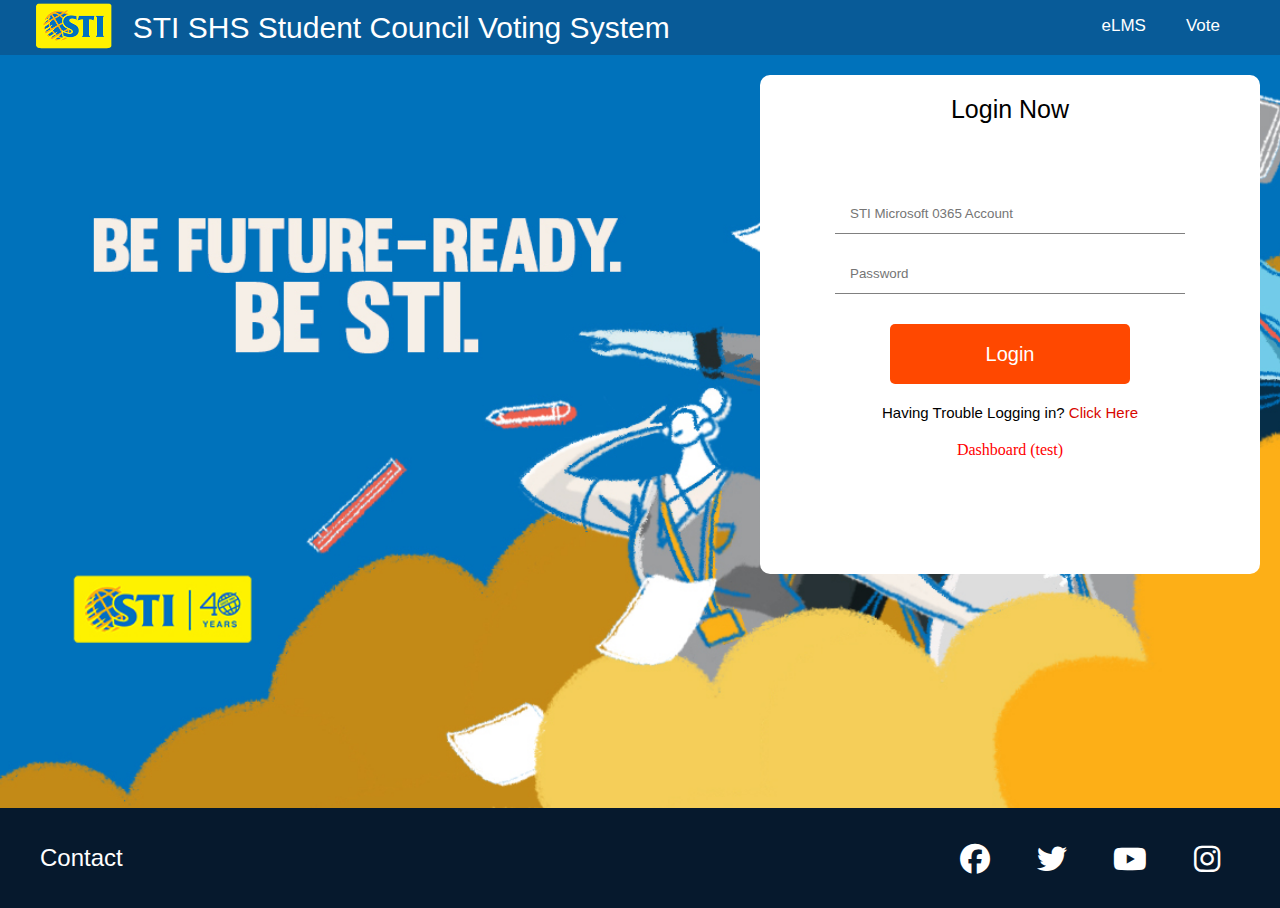
<file: index.html>
<!DOCTYPE html>
<html lang="en">

<head>
    <meta charset="UTF-8">
    <meta name="viewport" content="width=device-width, initial-scale=1.0">
    <link rel="stylesheet" href="https://cdnjs.cloudflare.com/ajax/libs/font-awesome/6.2.0/css/all.min.css">
    <link rel="stylesheet" href="css/nav.css">
    <link rel="stylesheet" href="css/footer.css">
    <link rel="stylesheet" href="css/homepage.css">
    <link rel="stylesheet" href="css/login.css">
    <title>Document</title>
</head>

<body>
    <header>
        <div class="nav">
            <div class="logo">
                <img src="images/sti_logo.png" alt="">
            </div>
            <a href="" class="name">STI SHS Student Council Voting System</a>
            <div class="pages">
                <a href="https://elms.sti.edu/">eLMS</a>
                <a href="index.html">Vote</a>
            </div>
        </div>
    </header>
    <div class="login-container">
        <div class="login">
            <p style="margin-bottom: 50px;">Login Now</p>
            <div class="forms">
                <form action="">
                    <input type="text" placeholder="STI Microsoft 0365 Account"
                        pattern="^\d{6}\.[a-zA-Z]+@bacoor\.sti\.edu\.ph$" required>
                    <input type="text" placeholder="Password" id="" required>
                    <button>Login</button>
                </form>

            </div>

            <p style="font-size: 15px;">Having Trouble Logging in? <span style="color: rgb(216, 7, 0);">Click
                    Here</span></p>
            <a href="dashboard.html" style="color: red;">Dashboard (test)</a>
        </div>
    </div>

    <footer>
        <a href="">Contact</a>
        <div class="socialMedia">
            <a href="https://web.facebook.com/sti.edu?_rdc=1&_rdr" class="facebook">
                <i class="fa-brands fa-facebook fa-lg" style="color: #ffffff;"></i>
            </a>
            <a href="https://twitter.com/sticollege" class="twitter">
                <i class="fa-brands fa-twitter fa-lg" style="color: #ffffff;"></i>
            </a>
            <a href="https://www.youtube.com/user/STIdotEdu" class="youtube">
                <i class="fa-brands fa-youtube fa-lg" style="color: #ffffff;"></i>
            </a>
            <a href="https://www.instagram.com/stidotedu/" class="instagram">
                <i class="fa-brands fa-instagram fa-lg" style="color: #ffffff;"></i>
            </a>


        </div>
    </footer>
</body>

</html>
</file>
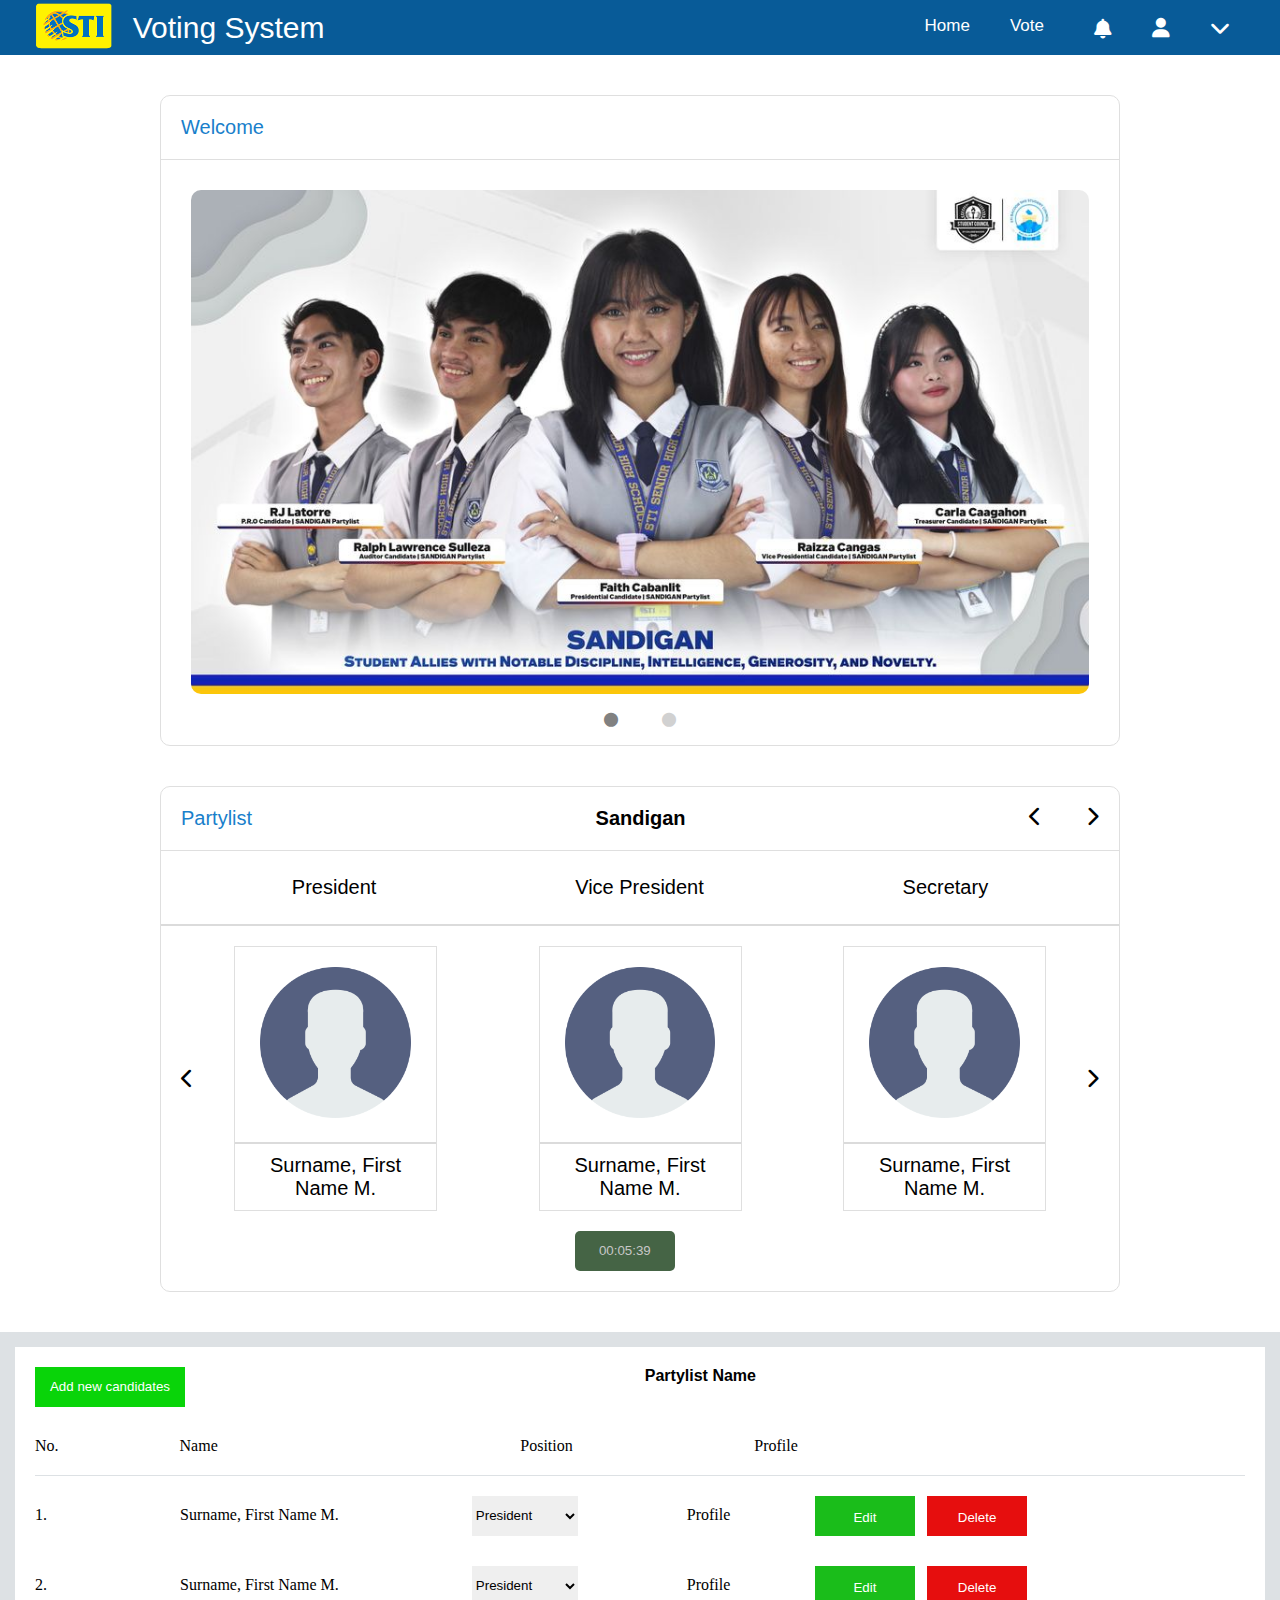
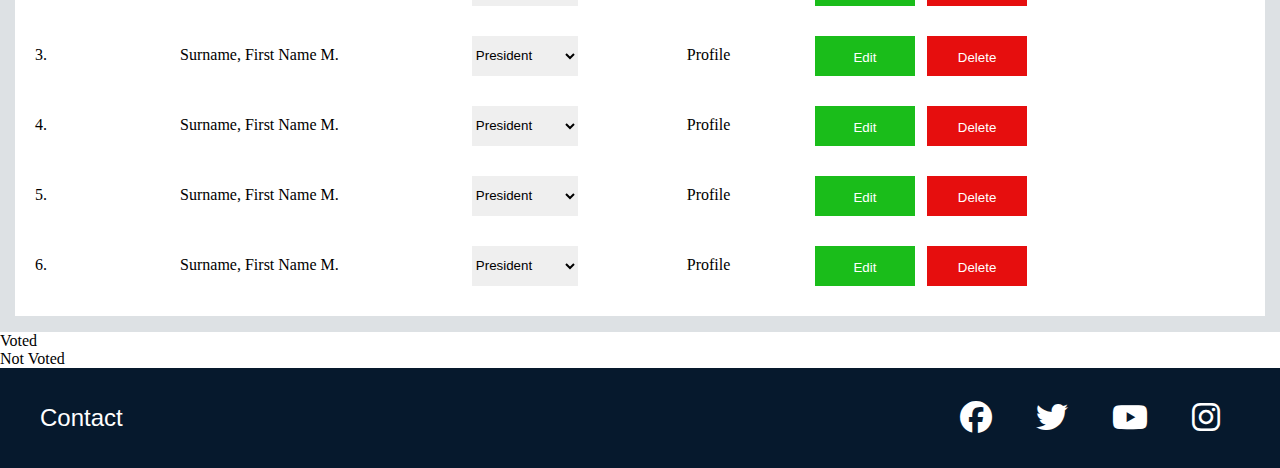
<file: admin_dashboard.html>
<!DOCTYPE html>
<html lang="en">

<head>
    <meta charset="UTF-8">
    <meta name="viewport" content="width=device-width, initial-scale=1.0">
    <link rel="stylesheet" href="https://cdnjs.cloudflare.com/ajax/libs/font-awesome/6.2.0/css/all.min.css">
    <link rel="stylesheet" href="css/nav.css">
    <link rel="stylesheet" href="css/footer.css">
    <link rel="stylesheet" href="css/homepage_admin.css">
    <title>Admin Dashboard</title>
</head>

<body>
    <header>
        <div class="nav">
            <div class="logo">
                <img src="images/sti_logo.png" alt="">
            </div>
            <a href="" class="name">Voting System</a>
            <div class="pages">
                <a href="dashboard.html">Home</a>
                <a href="vote.html">Vote</a>
            </div>
            <div class="notif">
                <i class="fa-solid fa-bell fa-lg" style="color: #ffffff;"></i>
            </div>
            <div class="profile">
                <i class="fa-solid fa-user fa-lg" style="color: #ffffff;"></i>
            </div>
            <div class="more">
                <i class="fa-solid fa-chevron-down" style="color: #ffffff;"></i>
            </div>
        </div>
    </header>
    <div class="slideshow">
        <div class="welcome">
            <p class="blue">Welcome</p>
        </div>
        <div class="images">
            <img src="images/slide_2.jpg" alt="">
        </div>
        <div class="slide-count">
            <i class="fa-solid fa-circle fa-sm" style="color: #818181;"></i>
            <i class="fa-solid fa-circle fa-sm" style="color: #d1d1d1;"></i>
        </div>
    </div>

    <div class="partylist">
        <div class="title">
            <p class="blue">Partylist</p>
            <p class="partylistName">Sandigan</p>
            <div class="arrows">
                <i class="fa-solid fa-chevron-left"></i>
                <i class="fa-solid fa-chevron-right"></i>
            </div>
        </div>

        <div class="positions">
            <p>&nbsp; President</p>
            <p>Vice President</p>
            <p>Secretary &nbsp;</p>
        </div>
        <hr>
        <div class="candidated-container">
            <i class="fa-solid fa-chevron-left"></i>
            <div class="candidates">

                <div class="card">
                    <div class="president">
                        <div class="card-profile">
                            <img src="images/user.png" alt="">
                        </div>
                        <hr>
                        <div class="name">
                            <p>Surname, First Name M.</p>
                        </div>
                    </div>
                </div>
                <div class="card">
                    <div class="president">
                        <div class="card-profile">
                            <img src="images/user.png" alt="">
                        </div>
                        <hr>
                        <div class="name">
                            <p>Surname, First Name M.</p>
                        </div>
                    </div>
                </div>
                <div class="card">
                    <div class="president">
                        <div class="card-profile">
                            <img src="images/user.png" alt="">
                        </div>
                        <hr>
                        <div class="name">
                            <p>Surname, First Name M.</p>
                        </div>
                    </div>
                </div>

            </div>
            <i class="fa-solid fa-chevron-right"></i>
        </div>

        <div class="vote-now">
            <button class="vote">00:05:39</button>
        </div>

    </div>

    <div class="edit">
        <div class="partylist-candidates">
            <div class="top">
                <button class="new-candidates">Add new candidates</button>
                <p class="pn">Partylist Name</p>
            </div>
            <div class="label">
                <p class="number">No.</p>
                <p class="names">Name</p>
                <p class="label-position">Position</p>
                <p class="profiles">Profile</p>
            </div>

            <div class="list-card">
                <p class="number">1.</p>
                <p class="names">Surname, First Name M.</p>
                <select name="" id=""  class="position">
                    <option value="">President</option>
                    <option value="">Vice President</option>
                    <option value="">Secretary</option>
                    <option value="">Treasurer</option>
                    <option value="">Auditor</option>
                    <option value="">P.R.O</option>
                </select>
                <p class="edit-profiles">Profile</p>
                <button class="edit-member">Edit</button>
                <button class="delete-member">Delete</button>
            </div>
            <div class="list-card">
                <p class="number">2.</p>
                <p class="names">Surname, First Name M.</p>
                <select name="" id=""  class="position">
                    <option value="">President</option>
                    <option value="">Vice President</option>
                    <option value="">Secretary</option>
                    <option value="">Treasurer</option>
                    <option value="">Auditor</option>
                    <option value="">P.R.O</option>
                </select>
                <p class="edit-profiles">Profile</p>
                <button class="edit-member">Edit</button>
                <button class="delete-member">Delete</button>
            </div>
            <div class="list-card">
                <p class="number">3.</p>
                <p class="names">Surname, First Name M.</p>
                <select name="" id=""  class="position">
                    <option value="">President</option>
                    <option value="">Vice President</option>
                    <option value="">Secretary</option>
                    <option value="">Treasurer</option>
                    <option value="">Auditor</option>
                    <option value="">P.R.O</option>
                </select>
                <p class="edit-profiles">Profile</p>
                <button class="edit-member">Edit</button>
                <button class="delete-member">Delete</button>
            </div>
            <div class="list-card">
                <p class="number">4.</p>
                <p class="names">Surname, First Name M.</p>
                <select name="" id=""  class="position">
                    <option value="">President</option>
                    <option value="">Vice President</option>
                    <option value="">Secretary</option>
                    <option value="">Treasurer</option>
                    <option value="">Auditor</option>
                    <option value="">P.R.O</option>
                </select>
                <p class="edit-profiles">Profile</p>
                <button class="edit-member">Edit</button>
                <button class="delete-member">Delete</button>
            </div>
            <div class="list-card">
                <p class="number">5.</p>
                <p class="names">Surname, First Name M.</p>
                <select name="" id=""  class="position">
                    <option value="">President</option>
                    <option value="">Vice President</option>
                    <option value="">Secretary</option>
                    <option value="">Treasurer</option>
                    <option value="">Auditor</option>
                    <option value="">P.R.O</option>
                </select>
                <p class="edit-profiles">Profile</p>
                <button class="edit-member">Edit</button>
                <button class="delete-member">Delete</button>
            </div>
            <div class="list-card">
                <p class="number">6.</p>
                <p class="names">Surname, First Name M.</p>
                <select name="" id=""  class="position">
                    <option value="">President</option>
                    <option value="">Vice President</option>
                    <option value="">Secretary</option>
                    <option value="">Treasurer</option>
                    <option value="">Auditor</option>
                    <option value="">P.R.O</option>
                </select>
                <p class="edit-profiles">Profile</p>
                <button class="edit-member">Edit</button>
                <button class="delete-member">Delete</button>
            </div>
        </div>

        <div class="students">
            <div class="voted">

            </div>

            <div class="not-voted">

            </div>
        </div>
    </div>

    <div class="voted">
        <div class="voted-label">
            <p>Voted</p>
        </div>
        <div class="voted-list">
            <div class="voted-students">

            </div>
        </div>
    </div>

    <div class="notvoted">
        <div class="notvoted-label">
            <p>Not Voted</p>
        </div>
        <div class="notvoted-list">
            <div class="voted-students">

            </div>
        </div>
    </div>

    <footer>
        <a href="">Contact</a>
        <div class="socialMedia">
            <i class="fa-brands fa-facebook fa-2xl" style="color: #ffffff;"></i>
            <i class="fa-brands fa-twitter fa-2xl" style="color: #ffffff;"></i>
            <i class="fa-brands fa-youtube fa-2xl" style="color: #ffffff;"></i>
            <i class="fa-brands fa-instagram fa-2xl" style="color: #ffffff;"></i>
        </div>
    </footer>
</body>

</html>
</file>
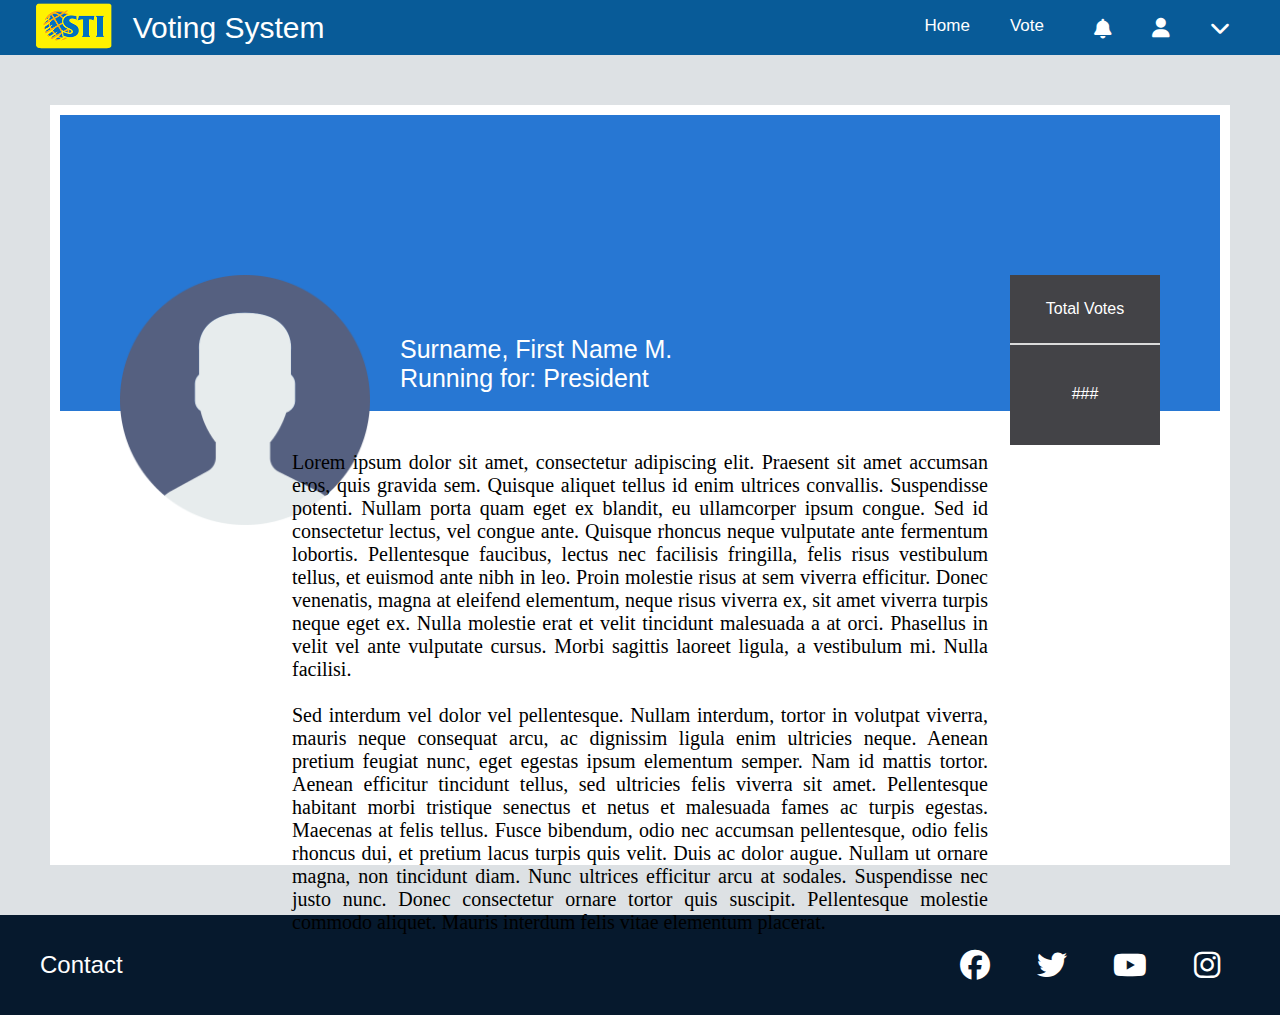
<file: candidate_profile.html>
<!DOCTYPE html>
<html lang="en">

<head>
    <meta charset="UTF-8">
    <meta name="viewport" content="width=device-width, initial-scale=1.0">
    <link rel="stylesheet" href="https://cdnjs.cloudflare.com/ajax/libs/font-awesome/6.2.0/css/all.min.css">
    <link rel="stylesheet" href="css/nav.css">
    <link rel="stylesheet" href="css/footer.css">
    <link rel="stylesheet" href="css/homepage.css">
    <link rel="stylesheet" href="css/candidate-profile.css">
    <title>Candidate Profile</title>
</head>

<body>
    <header>
        <div class="nav">
            <div class="logo">
                <img src="images/sti_logo.png" alt="">
            </div>
            <a href="" class="name">Voting System</a>
            <div class="pages">
                <a href="dashboard.html">Home</a>
                <a href="vote.html">Vote</a>
            </div>
            <div class="notif">
                <i class="fa-solid fa-bell fa-lg" style="color: #ffffff;"></i>
            </div>
            <div class="profile">
                <i class="fa-solid fa-user fa-lg" style="color: #ffffff;"></i>
            </div>
            <div class="more">
                <i class="fa-solid fa-chevron-down" style="color: #ffffff;"></i>
            </div>
        </div>
    </header>

    <div class="candidate-container">
        <div class="background-container">
            <div class="background-top">
                <div class="candidate-info">
                    <div class="left-info">
                        <img src="images/user.png" alt="">
                        <div class="candi-card">
                            <div class="candi-name">
                                <p>Surname, First Name M.</p>
                            </div>
                            <div class="candi-position">
                                <p>Running for: President</p>
                            </div>
                        </div>
                    </div>

                    <div class="votes">
                        <div class="vote-icon">

                        </div>
                        <div class="counts">
                            <div class="count-text">
                                <p>Total Votes</p>
                            </div>
                            <hr>
                            <div class="total-count">
                                ###
                            </div>
                        </div>
                    </div>
                </div>
            </div>
            <div class="middle">
                <div class="texts">
                    <p>
                        Lorem ipsum dolor sit amet, consectetur adipiscing elit. Praesent sit amet accumsan eros, quis
                        gravida sem. Quisque aliquet tellus id enim ultrices convallis. Suspendisse potenti. Nullam
                        porta quam eget ex blandit, eu ullamcorper ipsum congue. Sed id consectetur lectus, vel congue
                        ante. Quisque rhoncus neque vulputate ante fermentum lobortis. Pellentesque faucibus, lectus nec
                        facilisis fringilla, felis risus vestibulum tellus, et euismod ante nibh in leo. Proin molestie
                        risus at sem viverra efficitur. Donec venenatis, magna at eleifend elementum, neque risus
                        viverra ex, sit amet viverra turpis neque eget ex. Nulla molestie erat et velit tincidunt
                        malesuada a at orci. Phasellus in velit vel ante vulputate cursus. Morbi sagittis laoreet
                        ligula, a vestibulum mi. Nulla facilisi. <br> <br>

                        Sed interdum vel dolor vel pellentesque. Nullam interdum, tortor in volutpat viverra, mauris
                        neque consequat arcu, ac dignissim ligula enim ultricies neque. Aenean pretium feugiat nunc,
                        eget egestas ipsum elementum semper. Nam id mattis tortor. Aenean efficitur tincidunt tellus,
                        sed ultricies felis viverra sit amet. Pellentesque habitant morbi tristique senectus et netus et
                        malesuada fames ac turpis egestas. Maecenas at felis tellus. Fusce bibendum, odio nec accumsan
                        pellentesque, odio felis rhoncus dui, et pretium lacus turpis quis velit. Duis ac dolor augue.
                        Nullam ut ornare magna, non tincidunt diam. Nunc ultrices efficitur arcu at sodales. Suspendisse
                        nec justo nunc. Donec consectetur ornare tortor quis suscipit. Pellentesque molestie commodo
                        aliquet. Mauris interdum felis vitae elementum placerat.</p>
                </div>
            </div>
        </div>

    </div>

    <footer>
        <a href="">Contact</a>
        <div class="socialMedia">
            <a href="https://web.facebook.com/sti.edu?_rdc=1&_rdr" class="facebook">
                <i class="fa-brands fa-facebook fa-lg" style="color: #ffffff;"></i>
            </a>
            <a href="https://twitter.com/sticollege" class="twitter">
                <i class="fa-brands fa-twitter fa-lg" style="color: #ffffff;"></i>
            </a>
            <a href="https://www.youtube.com/user/STIdotEdu" class="youtube">
                <i class="fa-brands fa-youtube fa-lg" style="color: #ffffff;"></i>
            </a>
            <a href="https://www.instagram.com/stidotedu/" class="instagram">
                <i class="fa-brands fa-instagram fa-lg" style="color: #ffffff;"></i>
            </a>
        </div>
    </footer>
</body>

</html>
</file>
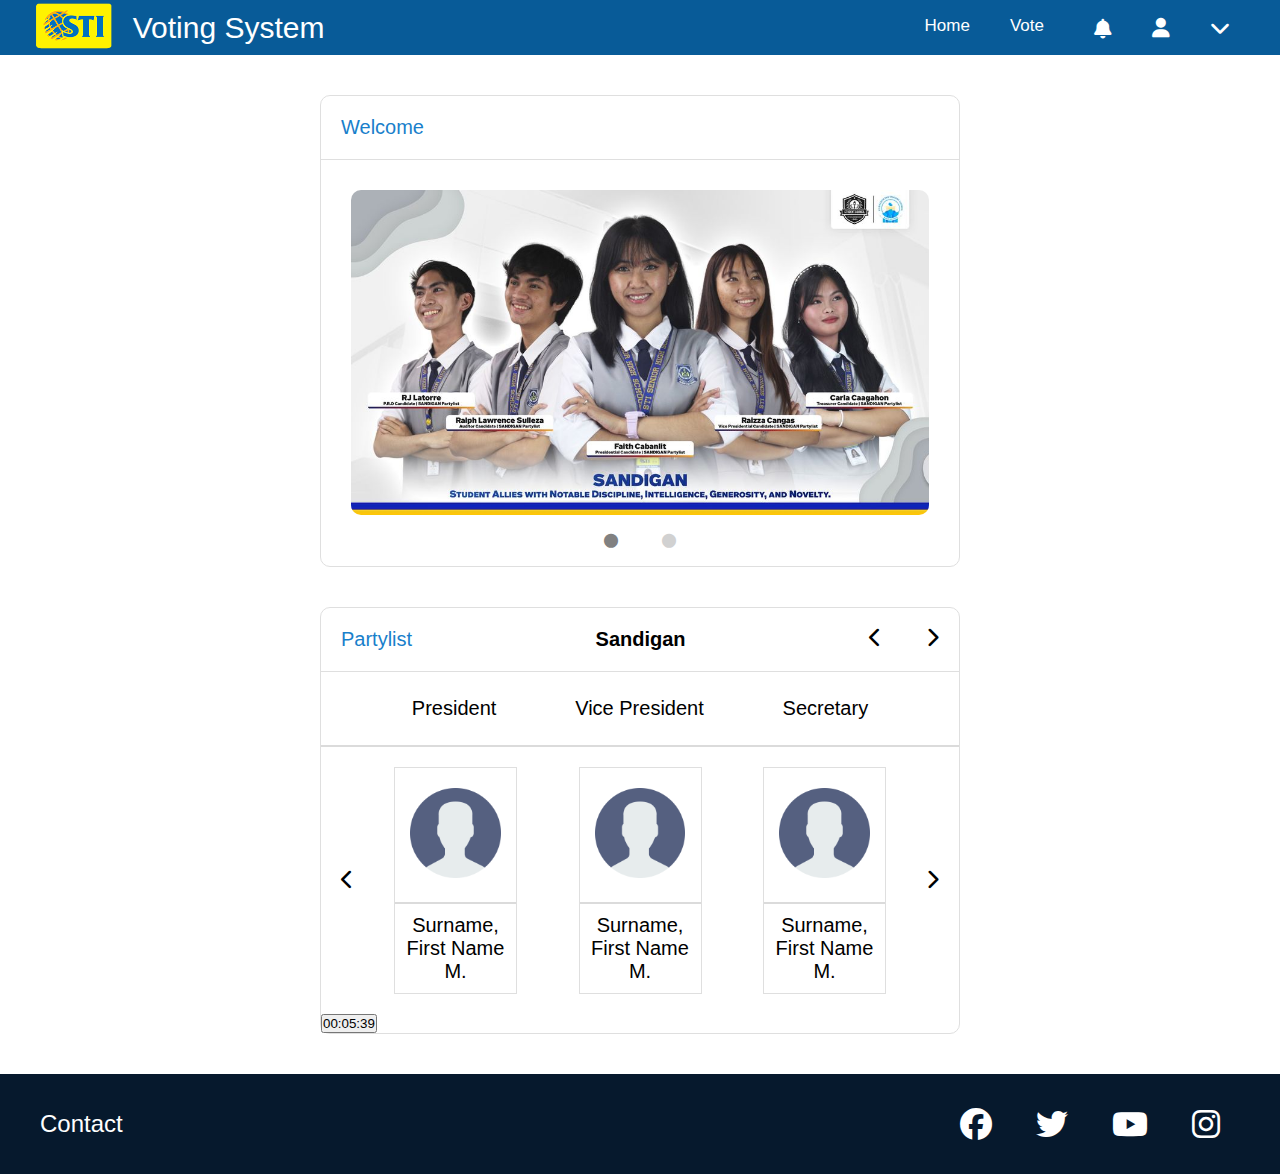
<file: dashboard.html>
<!DOCTYPE html>
<html lang="en">

<head>
    <meta charset="UTF-8">
    <meta name="viewport" content="width=device-width, initial-scale=1.0">
    <link rel="stylesheet" href="https://cdnjs.cloudflare.com/ajax/libs/font-awesome/6.2.0/css/all.min.css">
    <link rel="stylesheet" href="css/nav.css">
    <link rel="stylesheet" href="css/footer.css">
    <link rel="stylesheet" href="css/homepage.css">
    <title>Document</title>
</head>

<body>
    <header>
        <div class="nav">
            <div class="logo">
                <img src="images/sti_logo.png" alt="">
            </div>
            <a href="" class="name">Voting System</a>
            <div class="pages">
                <a href="dashboard.html">Home</a>
                <a href="vote.html">Vote</a>
            </div>
            <div class="notif">
                <i class="fa-solid fa-bell fa-lg" style="color: #ffffff;"></i>
            </div>
            <div class="profile">
                <i class="fa-solid fa-user fa-lg" style="color: #ffffff;"></i>
            </div>
            <div class="more">
                <i class="fa-solid fa-chevron-down" style="color: #ffffff;"></i>
            </div>
        </div>
    </header>
    <div class="slideshow">
        <div class="welcome">
            <p class="blue">Welcome</p>
        </div>
        <div class="images">
            <img src="images/slide_2.jpg" alt="">
        </div>
        <div class="slide-count">
            <i class="fa-solid fa-circle fa-sm" style="color: #818181;"></i>
            <i class="fa-solid fa-circle fa-sm" style="color: #d1d1d1;"></i>
        </div>
    </div>

    <div class="partylist">
        <div class="title">
            <p class="blue">Partylist</p>
            <p class="partylistName">Sandigan</p>
            <div class="arrows">
                <i class="fa-solid fa-chevron-left"></i>
                <i class="fa-solid fa-chevron-right"></i>
            </div>
        </div>

        <div class="positions">
            <p>&nbsp; President</p>
            <p>Vice President</p>
            <p>Secretary &nbsp;</p>
        </div>
        <hr>
        <div class="candidated-container">
            <i class="fa-solid fa-chevron-left"></i>
            <div class="candidates">

                <div class="card">
                    <div class="president">
                        <div class="card-profile">
                            <img src="images/user.png" alt="">
                        </div>
                        <hr>
                        <div class="name">
                            <p>Surname, First Name M.</p>
                        </div>
                    </div>
                </div>
                <div class="card">
                    <div class="president">
                        <div class="card-profile">
                            <img src="images/user.png" alt="">
                        </div>
                        <hr>
                        <div class="name">
                            <p>Surname, First Name M.</p>
                        </div>
                    </div>
                </div>
                <div class="card">
                    <div class="president">
                        <div class="card-profile">
                            <img src="images/user.png" alt="">
                        </div>
                        <hr>
                        <div class="name">
                            <p>Surname, First Name M.</p>
                        </div>
                    </div>
                </div>
            </div>
            <i class="fa-solid fa-chevron-right"></i>
        </div>

        <div class="vote-now">
            <button class="vote">00:05:39</button>
        </div>

    </div>

    <footer>
        <a href="">Contact</a>
        <div class="socialMedia">
            <i class="fa-brands fa-facebook fa-2xl" style="color: #ffffff;"></i>
            <i class="fa-brands fa-twitter fa-2xl" style="color: #ffffff;"></i>
            <i class="fa-brands fa-youtube fa-2xl" style="color: #ffffff;"></i>
            <i class="fa-brands fa-instagram fa-2xl" style="color: #ffffff;"></i>
        </div>
    </footer>
</body>

</html>
</file>
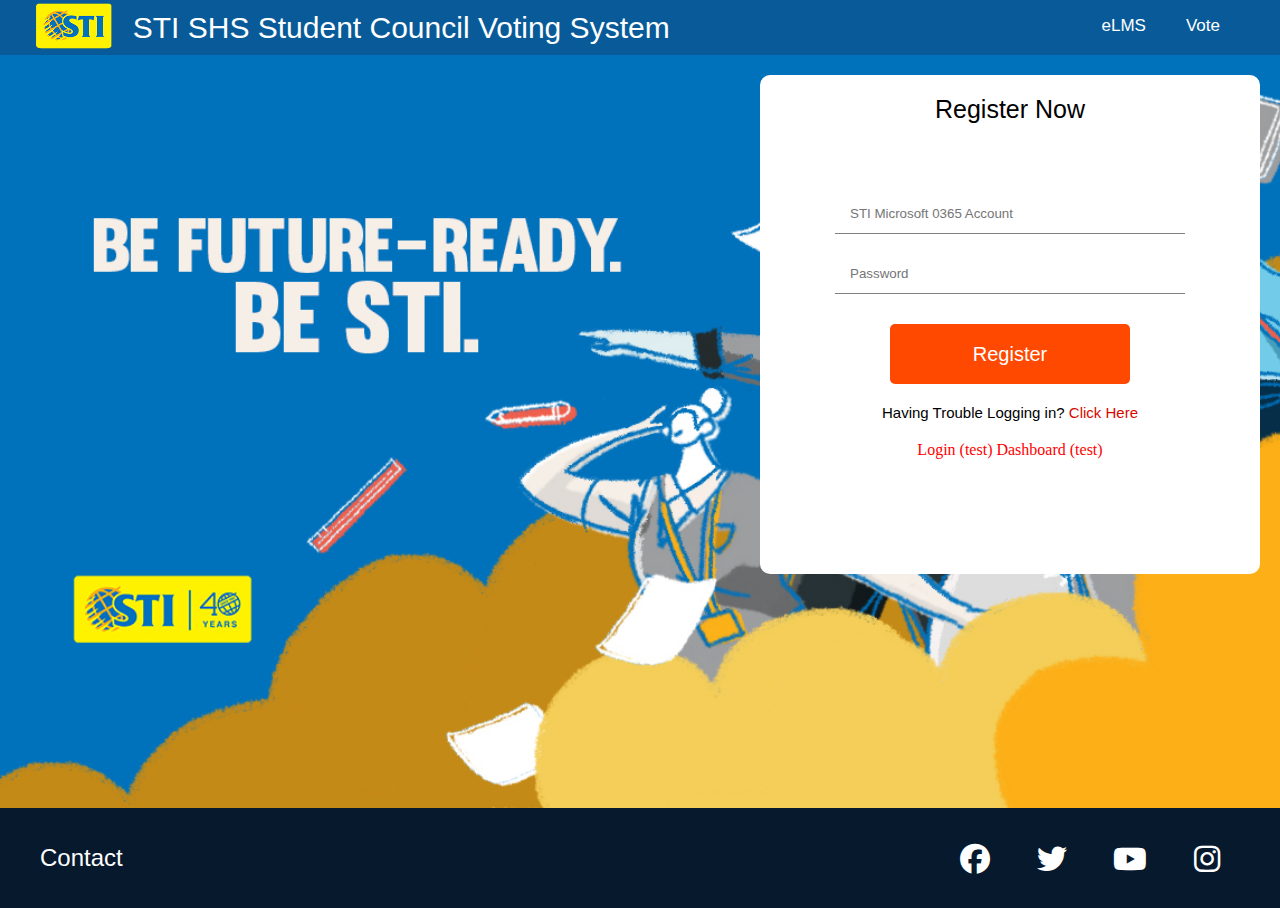
<file: register.html>
<!DOCTYPE html>
<html lang="en">

<head>
    <meta charset="UTF-8">
    <meta name="viewport" content="width=device-width, initial-scale=1.0">
    <link rel="stylesheet" href="https://cdnjs.cloudflare.com/ajax/libs/font-awesome/6.2.0/css/all.min.css">
    <link rel="stylesheet" href="css/nav.css">
    <link rel="stylesheet" href="css/footer.css">
    <link rel="stylesheet" href="css/homepage.css">
    <link rel="stylesheet" href="css/login.css">
    <title>Register</title>
</head>

<body>
    <header>
        <div class="nav">
            <div class="logo">
                <img src="images/sti_logo.png" alt="">
            </div>
            <a href="" class="name">STI SHS Student Council Voting System</a>
            <div class="pages">
                <a href="https://elms.sti.edu/">eLMS</a>
                <a href="index.html">Vote</a>
            </div>
        </div>
    </header>
    <div class="login-container">
        <div class="login">
            <p style="margin-bottom: 50px;">Register Now</p>
            <div class="forms">
                <form action="">
                    <input id="registerEmail" type="text" placeholder="STI Microsoft 0365 Account"
                        pattern="^\d{6}\.[a-zA-Z]+@bacoor\.sti\.edu\.ph$" required>
                    <input id="registerPassword" type="text" placeholder="Password" id="" required>

                </form>
                <button class="registerButton">Register</button>
            </div>

            <p style="font-size: 15px;">Having Trouble Logging in? <span style="color: rgb(216, 7, 0);">Click
                    Here</span></p>
            <a href="index.html" style="color: red;">Login (test)</a>
            <a href="dashboard.html" style="color: red;">Dashboard (test)</a>
        </div>
    </div>

    <footer>
        <a href="">Contact</a>
        <div class="socialMedia">
            <a href="https://web.facebook.com/sti.edu?_rdc=1&_rdr" class="facebook">
                <i class="fa-brands fa-facebook fa-lg" style="color: #ffffff;"></i>
            </a>
            <a href="https://twitter.com/sticollege" class="twitter">
                <i class="fa-brands fa-twitter fa-lg" style="color: #ffffff;"></i>
            </a>
            <a href="https://www.youtube.com/user/STIdotEdu" class="youtube">
                <i class="fa-brands fa-youtube fa-lg" style="color: #ffffff;"></i>
            </a>
            <a href="https://www.instagram.com/stidotedu/" class="instagram">
                <i class="fa-brands fa-instagram fa-lg" style="color: #ffffff;"></i>
            </a>
        </div>
    </footer>
</body>

</html>
</file>
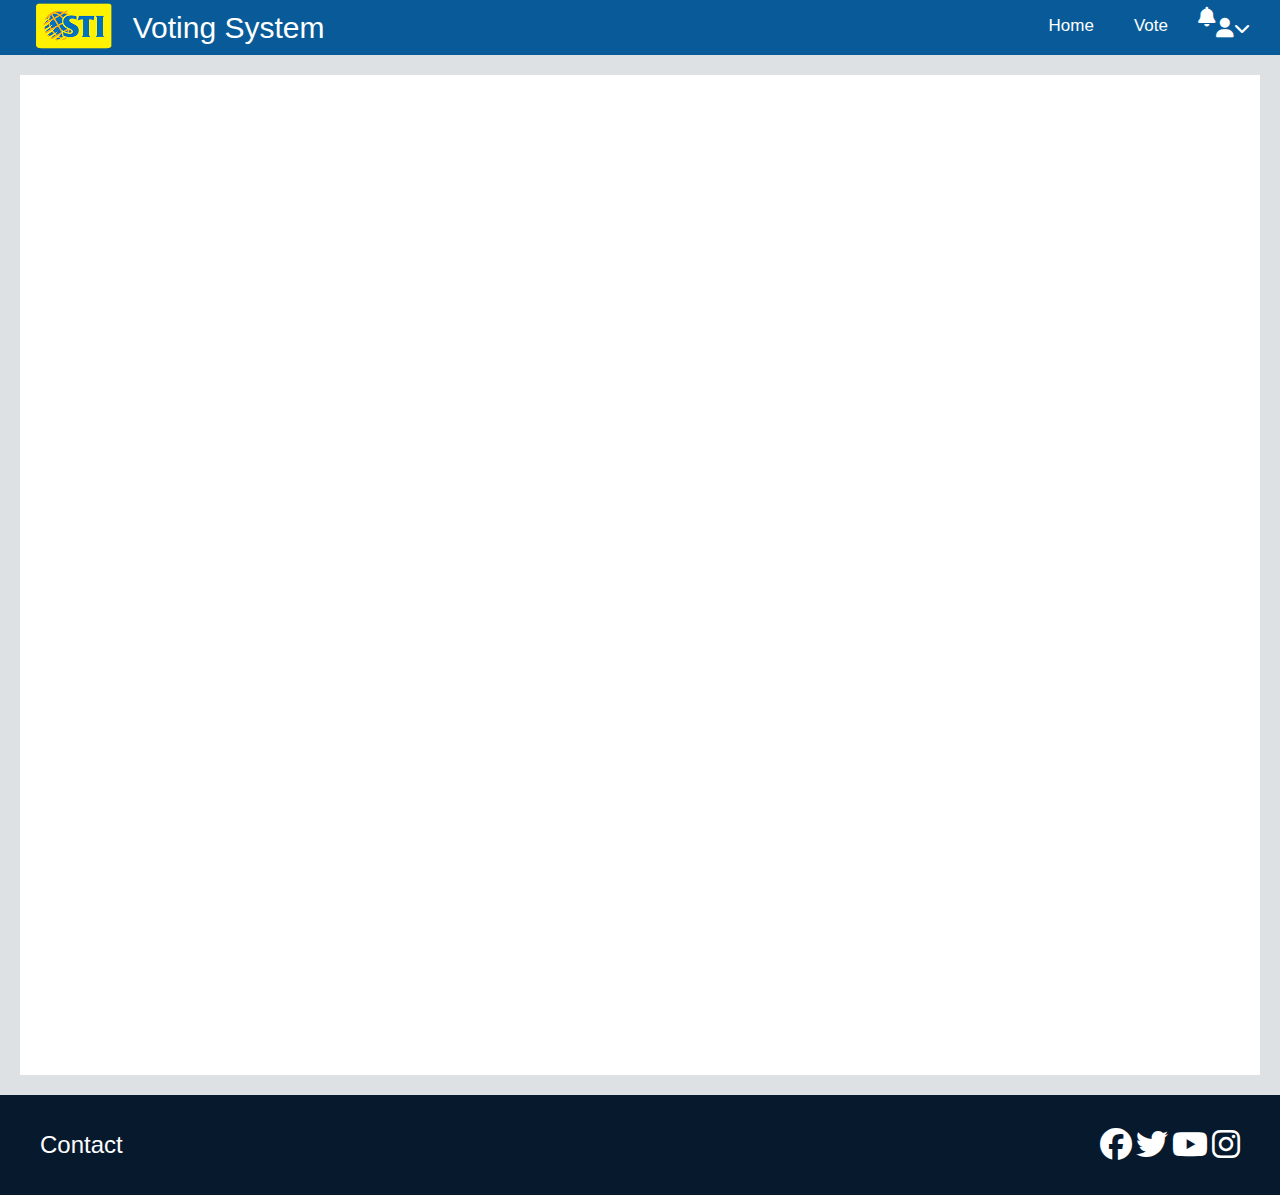
<file: vote.html>
<!DOCTYPE html>
<html lang="en">

<head>
    <meta charset="UTF-8">
    <meta name="viewport" content="width=device-width, initial-scale=1.0">
    <link rel="stylesheet" href="https://cdnjs.cloudflare.com/ajax/libs/font-awesome/6.2.0/css/all.min.css">
    <link rel="stylesheet" href="css/nav.css">
    <link rel="stylesheet" href="css/footer.css">
    <link rel="stylesheet" href="css/vote.css">
    <title>Vote</title>
</head>

<body>
    <header>
        <div class="nav">
            <div class="logo">
                <img src="images/sti_logo.png" alt="">
            </div>
            <a href="" class="name">Voting System</a>
            <div class="pages">
                <a href="dashboard.html">Home</a>
                <a href="vote.html">Vote</a>
            </div>
            <div class="notif">
                <i class="fa-solid fa-bell fa-lg" style="color: #ffffff;"></i>
            </div>
            <div class="profile">
                <i class="fa-solid fa-user fa-lg" style="color: #ffffff;"></i>
            </div>
            <div class="more">
                <i class="fa-solid fa-chevron-down" style="color: #ffffff;"></i>
            </div>
        </div>
    </header>
    <div class="voting-container">
        <div class="partylist-one">
            <div class="partylist-one-banner">
                <div class="partylist-one-candidates">
                    <div class="candidate-card">
                        <div class="card-profile">
                            
                        </div>
                        <div class="card-background">

                        </div>
                    </div>
                </div>
            </div>
        </div>
        <div class="partylist-two">
            <div class="partylist-two-banner">
                <div class="partylist-two-candidates">

                </div>
            </div>
        </div>
    </div>
    <footer>
        <a href="">Contact</a>
        <div class="socialMedia">
            <i class="fa-brands fa-facebook fa-2xl" style="color: #ffffff;"></i>
            <i class="fa-brands fa-twitter fa-2xl" style="color: #ffffff;"></i>
            <i class="fa-brands fa-youtube fa-2xl" style="color: #ffffff;"></i>
            <i class="fa-brands fa-instagram fa-2xl" style="color: #ffffff;"></i>
        </div>
    </footer>
</body>

</html>
</file>
<file: css/nav.css>
* {
  margin: 0;
  padding: 0;
  box-sizing: border-box;
}

a {
  color: white;
  text-decoration: none;
}

.logo {
  padding-right: 15px;
}

.logo img {
  height: 60px;
}

.name {
  font-family: Arial, Helvetica, sans-serif;
  font-size: 30px;
  margin-right: auto; /* Push pages to the left */
}

.nav {
  height: 55px;

  background-color: #085B98;

  padding-left: 30px;
  padding-right: 30px;

  display: flex;
  align-items: center;
  justify-content: space-between;
  align-items: center;
}

.pages {
  height: 100%;
  font-size: 17px;
  font-family: Arial, Helvetica, sans-serif;
}

.pages a {
  margin-right: 20px;
  padding-top: 10%;
  padding-left: 10px;
  padding-right: 10px;

  height: 100%;
}

.pages a:hover {
  background-color: #053c7a;
  transition: 0.5s;
}

.notif:hover {
  background-color: #053c7a;
  transition: 0.5s;
}

.profile:hover {
  background-color: #053c7a;
  transition: 0.5s;
}

.more:hover {
  background-color: #053c7a;
  transition: 0.5s;
}

.pages,
.profile,
.more {
  display: flex;
  align-items: center;
}

.notif {
  padding-top: 8px;
  height: 100%;
}

.profile {
  height: 100%;
}

.more {
  height: 100%;
}
</file>
<file: css/footer.css>
footer a {
    font-family: Arial, Helvetica, sans-serif;
    font-size: x-large;  
}

footer {
    padding-left: 40px;
    padding-right: 40px;
    
    display: flex;
    align-items: center;
    justify-content: space-between;
    text-align: center;

    width: 100%;
    height: 100px;
    background-color: #06192D;
}

.fa-twitter:hover {
    color: rgb(53, 186, 253) !important;
    transition: 0.25s;
}

.fa-facebook:hover {
    color: rgb(14, 87, 223) !important;
    transition: 0.25s;
}

.fa-youtube:hover {
    color: rgb(255, 30, 30) !important;
    transition: 0.25s;
}

.fa-instagram:hover {
    color: rgb(209, 36, 79) !important;
    transition: 0.25s;
}
</file>
<file: css/homepage.css>
hr {
    border: 1px solid rgb(219, 219, 219);
}

.blue {
    color: #197FCB;
}

.slideshow {
    width: 50%;
    height: 100%;

    border: 1px solid rgb(223, 223, 223);
    border-radius: 10px;

    margin: auto;
    margin-top: 40px;
}

.welcome {
    border-bottom: 1px solid rgb(223, 223, 223);
}

.welcome p {
    font-family: Arial, Helvetica, sans-serif;
    font-size: 20px;
    margin: 20px;
}

.images {
    margin-top: 30px;
    margin-left: 30px;
    margin-right: 30px;

    display: flex;
    justify-content: center;
}

.images img {
    width: 100%;
    border-radius: 10px;
}

.slide-count {
    text-align: center;

    margin: 5px;
}

.partylist {
    width: 50%;
    height: 100%;

    border: 1px solid rgb(223, 223, 223);
    border-radius: 10px;

    margin: auto;
    margin-top: 40px;
    margin-bottom: 40px;
}

.partylistName {
    color: black;
    font-weight: bolder;
}

.title {
    display: flex;
    justify-content: space-between;
    border-bottom: 1px solid rgb(223, 223, 223);
}

.title p,
i {
    font-family: Arial, Helvetica, sans-serif;
    font-size: 20px;
    margin: 20px;
}

.positions {
    margin: auto;
    margin-top: 25px;
    margin-bottom: 25px;
    width: 75%;

    display: flex;
    justify-content: space-between;

}

.positions p {
    font-family: Arial, Helvetica, sans-serif;
    font-size: 20px;
}

.candidates {
    display: flex;
    justify-content: space-between;
    text-align: center;

    margin: 20px;
}

.candidated-container {
    display: flex;
    justify-content: center;
    align-items: center;
}

.card {
    border: 1px solid rgb(223, 223, 223);
    width: 25%;
    height: 100%;
}

.card img {
    padding-top: 20px;
    padding-bottom: 20px;

    width: 75%;
}

.card .name {
    margin: 10px;
}
.card p {
    font-family: Arial, Helvetica, sans-serif;
    font-size: 20px;
    font-weight: 100;
}
</file>
<file: css/login.css>
* {
    margin: 0px;
    padding: 0px;
}

.login-container {
    width: 100%;
    height: 83.7vh;

    background-image: url("/images/background.jpg");
    background-repeat: no-repeat;
    background-size: cover;

    padding: 20px;
}

.login {
    float: right;

    background-color: white;
    border-radius: 10px;

    width: 500px;
    height: 70%;

    text-align: center;
}

.login p {
    margin-top: 20px;
    margin-bottom: 20px;

    font-size: 25px;
    font-family: Arial, Helvetica, sans-serif;
}

button {
    background-color: rgb(255, 72, 0);
    color: white;
    font-size: 20px;

    border: none;
    border-radius: 5px;

    width: 50%;
    height: 60px;

    margin-top: 30px;
}

button:hover {
    background-color: rgb(216, 7, 0);
}

.forms {
    margin: 10px;

    display: flex;
    align-items: center;
    flex-direction: column;
    justify-content: center;
}

.forms input {
    margin-top: 20px;
    padding-left: 15px;

    width: 350px;
    height: 40px;

    border: none;
    border-bottom: 1px solid gray;
}
@media (max-width: 705px) {
    .login-container {
        padding: 11%;
    }
}
</file>
<file: css/homepage_admin.css>
hr {
    border: 1px solid rgb(219, 219, 219);
}

.blue {
    color: #197FCB;
}

.slideshow {
    width: 75%;
    height: 100%;

    border: 1px solid rgb(223, 223, 223);
    border-radius: 10px;

    margin: auto;
    margin-top: 40px;
}

.welcome {
    border-bottom: 1px solid rgb(223, 223, 223);
}

.welcome p {
    font-family: Arial, Helvetica, sans-serif;
    font-size: 20px;
    margin: 20px;
}

.images {
    margin-top: 30px;
    margin-left: 30px;
    margin-right: 30px;

    display: flex;
    justify-content: center;
}

.images img {
    width: 100%;
    border-radius: 10px;
}

.slide-count {
    text-align: center;

    margin: 5px;
}

.partylist {
    width: 75%;
    height: 100%;

    border: 1px solid rgb(223, 223, 223);
    border-radius: 10px;

    margin: auto;
    margin-top: 40px;
    margin-bottom: 40px;
}

.partylistName {
    color: black;
    font-weight: bolder;
}

.title {
    display: flex;
    justify-content: space-between;
    border-bottom: 1px solid rgb(223, 223, 223);
}

.title p,
i {
    font-family: Arial, Helvetica, sans-serif;
    font-size: 20px;
    margin: 20px;
}

.positions {
    margin: auto;
    margin-top: 25px;
    margin-bottom: 25px;
    width: 75%;

    display: flex;
    justify-content: space-between;

}

.positions p {
    font-family: Arial, Helvetica, sans-serif;
    font-size: 20px;
}

.candidates {
    display: flex;
    justify-content: space-between;
    text-align: center;

    margin: 20px;
}

.candidated-container {
    display: flex;
    justify-content: center;
    align-items: center;
}

.card {
    border: 1px solid rgb(223, 223, 223);
    width: 25%;
    height: 100%;
}

.card img {
    padding-top: 20px;
    padding-bottom: 20px;

    width: 75%;
}

.card .name {
    margin: 10px;
}
.card p {
    font-family: Arial, Helvetica, sans-serif;
    font-size: 20px;
    font-weight: 100;
}

.edit {
    width: 100%;
    height: 600px;

    padding: 15px;

    background-color: rgb(221, 225, 228);
}

.partylist-candidates {
    padding: 20px;

    background-color: white;
}

.top {
    display: flex;

    padding-bottom: 30px;
}

.top button {
    background-color: rgb(9, 212, 9);
    color: white;

    width: 150px;
    height: 40px;

    border: none;
}

.pn {
    margin-left: 38%;

    font-family: Arial, Helvetica, sans-serif;
    font-weight: bold;
}

.edit .label, .list {
    display: flex;
}

.label {
    border-bottom: 1px solid rgb(221, 225, 228);
    padding-bottom: 20px;
}

.list-card {
    padding-top: 20px;
    padding-bottom: 10px;
}

.edit .number {
    padding-right: 10%;
}

.edit .names {
    padding-right: 25%;
}

.edit .label-position {
    padding-right: 15%;
}

.edit .label, .list-card {
    display: flex;
}

.list-card .number {
    padding-top: 10px;
    padding-right: 11%;
}

.list-card .names {
    padding-top: 10px;
    padding-right: 11%;
}

.list-card .position {
    margin-right: 9%;
    border: none;
}

.list-card option {
    margin-right: 9%;
    border: none;
}

.list-card .edit-profiles {
    margin-right: 2%;
    padding-top: 10px;
}

.edit-member {
    width: 100px;
    height: 40px;

    margin-left: 5%;
    padding-top: 3px;

    border: none;

    background-color: rgb(26, 189, 26);
    color: white;
}

.delete-member {
    width: 100px;
    height: 40px;

    margin-left: 1%;
    padding-top: 3px;

    border: none;

    background-color: #e60e0e;
    color: white;
}

.edit-member:hover {
    background-color: rgb(11, 146, 11);
    cursor: pointer;
}

.delete-member:hover {
    background-color: #b30615;
    cursor: pointer;
}

.vote {
    margin-left: 43.2%;
    margin-bottom: 20px;

    width: 100px;
    height: 40px;

    border: none;
    border-radius: 5px;

    /** close rgb(69, 100, 69)
     *  open rgb(26, 189, 26)
     * 
     *  text color rgb(199, 199, 199)
     */
    background-color: rgb(69, 100, 69);
    color: rgb(199, 199, 199);
}
</file>
<file: css/candidate-profile.css>
body {
    background-color: rgb(221, 225, 228);
    margin: 0px;
    padding: 0px;
}

.candidate-container {
    height: 760px;
    width: 100%;
    margin-bottom: 50px;

}

.background-container {
    height: 100%;

    margin: 50px;
    padding: 10px;

    background-color: white;
}

.background-top {
    width: 100%;
    height: 40%;

    background-color: rgb(39, 119, 211);
}

.candidate-info {
    padding: 160px 60px;
    display: flex;
    justify-content: space-between;
}

.left-info {
    display: flex;
}

.candidate-info img {
    width: 250px;
}

.candi-card {
    padding-top: 60px;
    padding-left: 30px;

    font-family: Arial, Helvetica, sans-serif;
    font-size: 25px;
    color: white;
}

.votes {
    
    width: 150px;
    height: 170px;

    background-color: rgb(67, 67, 71);
}

.votes .counts {
    text-align: center;

    color: white;
}

.middle {
    margin-top: 40px;
    display: flex;
    justify-content: center;
    width: 100%;
}

.middle .texts {
    text-align: justify;
    font-size: 20px;
    width: 60%;
}

.counts {
    font-family: Arial, Helvetica, sans-serif;
}

.count-text {
    margin-top: 25px;
    margin-bottom: 25px;
}

.total-count {
    margin-top: 40px;
}
</file>
<file: css/vote.css>
body {
    background-color: rgb(221, 225, 228);
}

.voting-container {
    margin: 20px;
    height: 1000px;
    display: flex;
}

.partylist-one {
    width: 50%;
    height: 1000px;

    background-color: white;
}

.partylist-two {
    width: 50%;
    height: 1000px;

    background-color: white;
}
</file>
